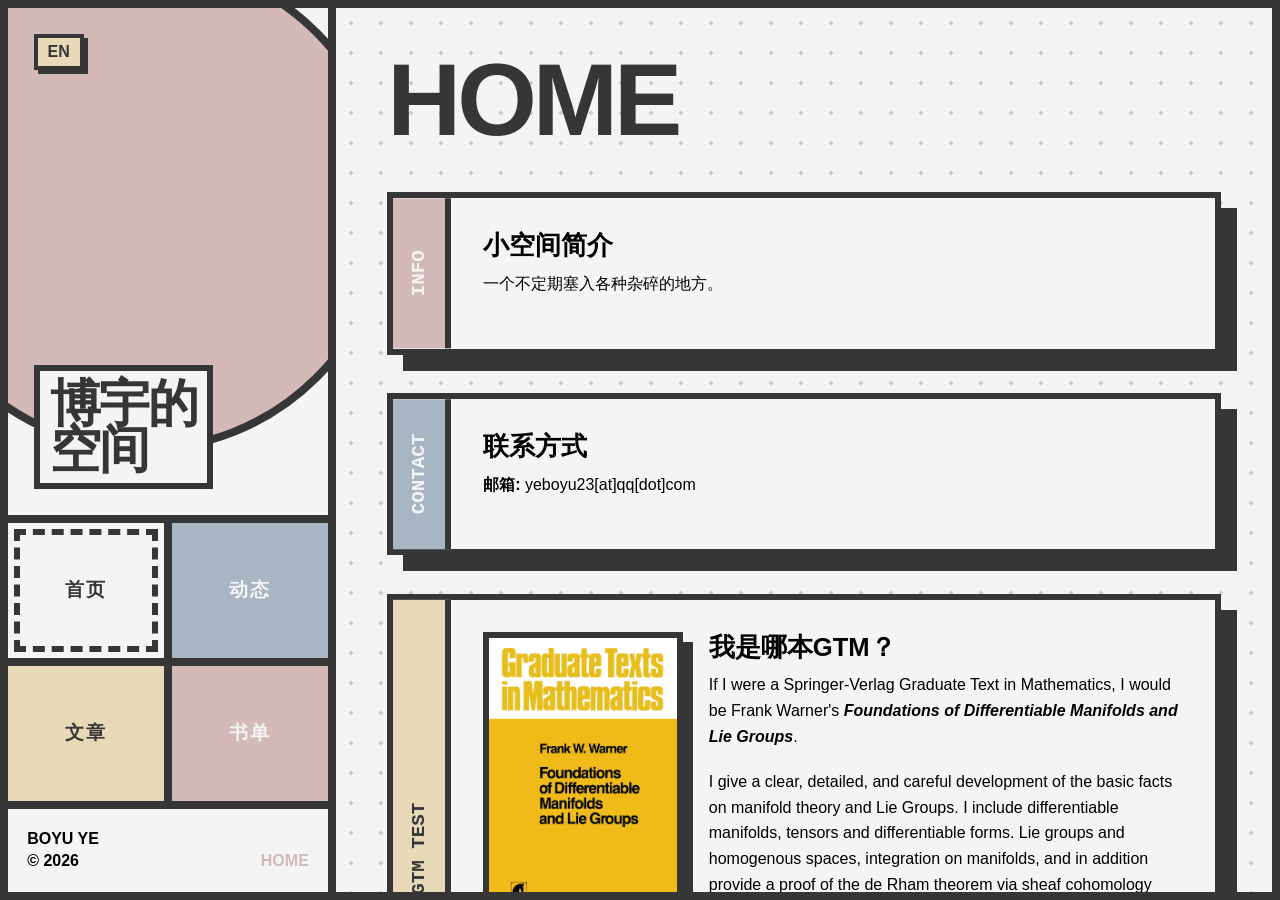
<file: index.html>
<!DOCTYPE html>
<html lang="zh-CN">
<head>
    <meta charset="UTF-8">
    <meta name="viewport" content="width=device-width, initial-scale=1.0">
    <title>Boyu Ye - 首页</title>
    <link rel="stylesheet" href="style.css">
</head>
<body>
    <div class="app-layout">
        
        <aside>
            <header>
                <a href="index_en.html" class="lang-toggle">EN</a>
                <h1>博宇的<br>空间</h1>
            </header>
            <nav>
                <a href="index.html" class="nav-home current">首页</a>
                <a href="news.html" class="nav-news ">动态</a>
                <a href="papers.html" class="nav-papers ">文章</a>
                <a href="books.html" class="nav-books ">书单</a>
            </nav>
            <footer>
                <div>Boyu Ye<br>© 2026</div>
                <div class="bauhaus-tag">HOME</div>
            </footer>
        </aside>

        <main>
            <div class="page-title">HOME</div>

            <article class="bauhaus-card">
                <div class="card-date date-red">INFO</div>
                <div class="card-content">
                    <h3>小空间简介</h3>
                    <p>一个不定期塞入各种杂碎的地方。</p>
                </div>
            </article>

            <article class="bauhaus-card">
                <div class="card-date date-blue">CONTACT</div>
                <div class="card-content">
                    <h3>联系方式</h3>
                    <p><strong>邮箱:</strong> yeboyu23[at]qq[dot]com</p>
                </div>
            </article>

            <article class="bauhaus-card">
                <div class="card-date date-yellow">GTM TEST</div>
                <div class="card-content home-grid">
                    <img src="GTM94.jpg" alt="GTM Book Cover">
                    <div>
                        <h3>我是哪本GTM？</h3>
                        <p>If I were a Springer-Verlag Graduate Text in Mathematics, I would be Frank Warner's <b><i>Foundations of Differentiable Manifolds and Lie Groups</i></b>.</p>
                        <p>I give a clear, detailed, and careful development of the basic facts on manifold theory and Lie Groups. I include differentiable manifolds, tensors and differentiable forms. Lie groups and homogenous spaces, integration on manifolds, and in addition provide a proof of the de Rham theorem via sheaf cohomology theory, and develop the local theory of elliptic operators culminating in a proof of the Hodge theorem. Those interested in any of the diverse areas of mathematics requiring the notion of a differentiable manifold will find me extremely useful.</p>
                        <a href="http://math.jhu.edu/~savitt/GTM.html" class="action-btn" target="_blank">The Springer GTM Test</a>
                    </div>
                </div>
            </article>
        </main>
    </div>
</body>
</html>
</file>
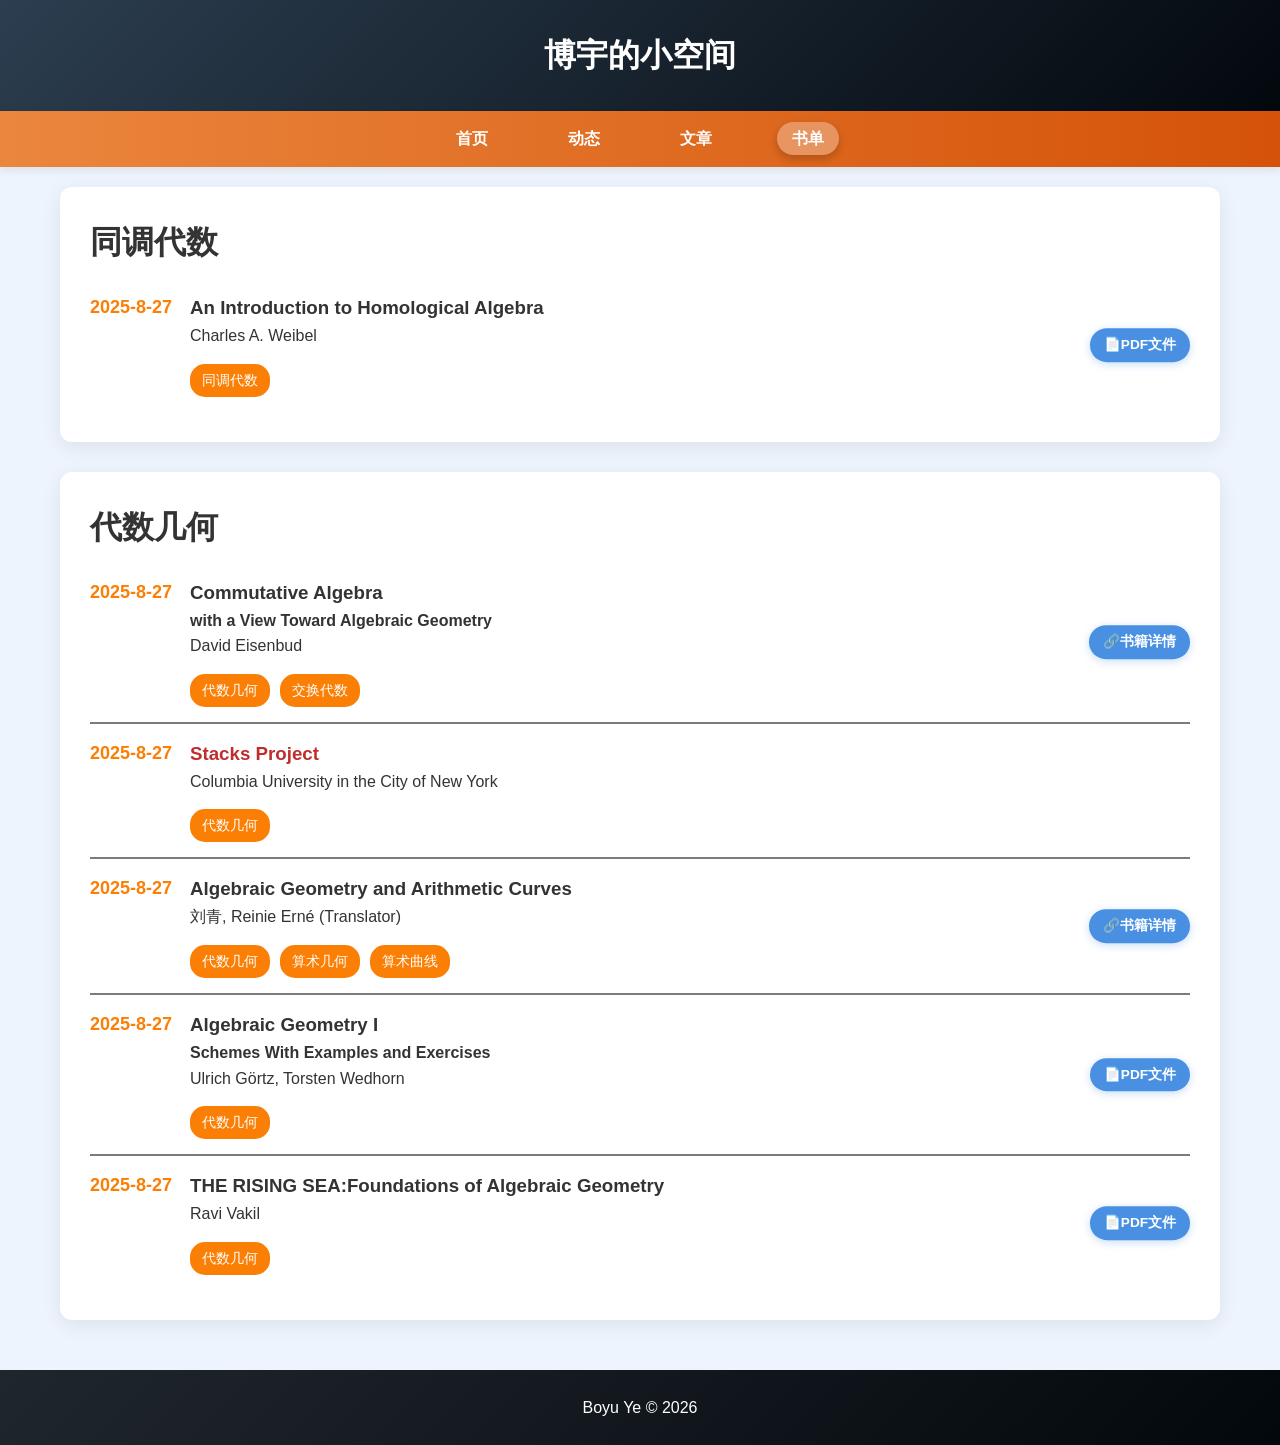
<file: books.html>
<!DOCTYPE html>
<html lang="zh-CN">
<head>
    <meta charset="UTF-8">
    <meta name="viewport" content="width=device-width, initial-scale=1.0">
    <title>Boyu Ye - 书单</title>
        <style>
        /* 基础样式 */
        * {
            margin: 0;
            padding: 0;
            box-sizing: border-box;
        }
        
        html, body {
            height: 100%;
            font-family: 'Arial', sans-serif;
            line-height: 1.6;
            background: #eef4fd;
            color: #333;
        }
        
        /* 使用Flexbox布局确保页脚在底部 */
        body {
            display: flex;
            flex-direction: column;
            min-height: 100vh;
        }
        
        /* 主要内容区域，可以自动扩展以填充空间 */
        main {
            flex: 1 0 auto;
            padding: 20px;
            max-width: 1200px;
            width: 100%;
            margin: 0 auto;
        }
        
        /* 页头样式 */
        header {
            background: linear-gradient(135deg, #2c3e50, #03080d);
            color: #ffffff;
            padding: 30px 0;
            text-align: center;
            box-shadow: 0 2px 10px rgba(0,0,0,0.2);
        }
        
        /* 导航样式 */
        nav {
            background: linear-gradient(90deg, rgb(235, 134, 62), rgb(212, 83, 8));
            color: #ffffff;
            text-align: center;
            padding: 15px 0;
            box-shadow: 0 2px 10px rgba(0,0,0,0.1);
        }
        
        nav ul {
            padding: 0;
            display: flex;
            justify-content: center;
            list-style: none;
        }
        
        nav ul li {
            margin: 0 25px;
            position: relative;
        }
        
        nav a {
            color: #ffffff;
            text-decoration: none;
            font-weight: bold;
            transition: all 0.3s ease;
            padding: 8px 15px;
            border-radius: 20px;
        }
        
        nav a:hover {
            background-color: rgba(255, 255, 255, 0.2);
            transform: translateY(-2px);
        }
        
        /* 当前页面高亮 */
        nav a.current {
            background-color: rgba(255, 255, 255, 0.3);
            box-shadow: 0 4px 8px rgba(0,0,0,0.2);
        }
        
        /* 内容区域样式 */
        .content {
            background: white;
            padding: 30px;
            border-radius: 12px;
            box-shadow: 0 5px 20px rgba(0,0,0,0.08);
            margin-bottom: 30px;
            transition: transform 0.3s ease;
        }
        
        .content:hover {
            transform: translateY(-5px);
        }
        
        /* 动态消息样式 */
        .timeline {
            margin-top: 10px; /*与标题的间距*/
        }
        
        .timeline-item {    /*将时间放在标题左侧*/
            padding: 15px 0;
            border-bottom: 2px solid #3d3d3dac;
            display: flex;
            position: relative;
            /*align-items: center;*/
        }
        
        .timeline-item:last-child {
            border-bottom: none;
        }
        
        .timeline-date {
            font-size: 18px; /* 放大字体大小，可以按需调整值，例如：18px, 1.5rem 等 */
            min-width: 100px;
            font-weight: bold;
            color: #fa7f04;
        }
        
        .timeline-content {
            flex: 1;
            padding-right: 150px
        }
        
        /* 下载链接容器 - 放在右边中间 */
        .download-link {
            position: absolute;
            right: 0;
            top: 50%;
            transform: translateY(-50%);
            display: flex;
            align-items: center;
        }
        
        .download-link a {
            background: #4A90E2;
            color: white !important;
            padding: 6px 14px;
            border-radius: 20px;
            text-decoration: none;
            font-weight: 600;
            font-size: 0.85em;
            transition: all 0.3s ease;
            box-shadow: 0 2px 8px rgba(74, 144, 226, 0.3);
            white-space: nowrap;
        }
        
        .download-link a:hover {
            background: #357ABD;
            transform: translateY(-2px);
            box-shadow: 0 4px 12px rgba(74, 144, 226, 0.5);
            text-decoration: none;
        }

        /*tag样式*/
        .tagline {
            display: flex;
            flex-wrap: wrap;
            gap: 10px;
            margin-top: 15px;
        }
        
        .tag {
            background: #fa7f04;
            color: white;
            padding: 5px 12px;
            border-radius: 15px;
            font-size: 0.9em;
        }
        
        /* 页脚样式 - 保持在底部 */
        footer {
            background: linear-gradient(135deg, #20272c, #03080d);
            color: #ffffff;
            text-align: center;
            padding: 25px 0;
            margin-top: auto; /* 关键属性：确保页脚保持在底部 */
            width: 100%;
        }
        
        .social-links {
            margin-top: 10px;
        }
        
        .social-links a {
            color: white;
            margin: 0 10px;
            font-size: 1.2em;
            transition: color 0.3s ease;
        }
        
        .social-links a:hover {
            color: #6A5ACD;
        }
        
        /* 响应式设计 */
        @media (max-width: 768px) {
            nav ul {
                flex-direction: column;
                gap: 10px;
            }
            
            nav ul li {
                margin: 5px 0;
            }
            
            main {
                padding: 15px;
            }
            
            .content {
                padding: 20px;
            }
            
            .profile {
                flex-direction: column;
                text-align: center;
            }
        }
        
        /* 标题样式 */
        h1, h2 {
            position: center;
        }
        
        h1:after, h2:after {
            content: '';
            position: absolute;
            bottom: 0;
            left: 50%;
            background: linear-gradient(90deg, #4A90E2, #6A5ACD);
            border-radius: 2px;
        }
        
        h2:after {
            width: 60px;
        }
        
        /* 页面内容样式 */
        .page-content {
            display: none;
            animation: fadeIn 0.5s ease;
        }
        
        .page-content.active {
            display: block;
        }
        
        @keyframes fadeIn {
            from { opacity: 0; }
            to { opacity: 1; }
        }
        a {
            color: #bf2d2d;
            text-decoration: none;
            transition: all 0.3s ease;
        }
        
        a:hover {
            color: #6A5ACD;
            text-decoration: underline;
        }
        
        /* 导航栏链接hover时不改变颜色 */
        nav a:hover {
            color: #ffffff;
            text-decoration: none;
        }
    </style>
</head>
<body>
    <header>
        <h1>博宇的小空间</h1>
        <p></p>
    </header>
    
    <nav>
        <ul>
            <li><a href="index.html" >首页</a></li>
            <li><a href="news.html">动态</a></li>
            <li><a href="papers.html">文章</a></li>
            <li><a href="books.html" class="current">书单</a></li>
        </ul>
    </nav>


<main>


<div class="content"><h1>同调代数</h1>
        <div class="timeline">
                <!--目录内容开始-->
                <div class="timeline-item">
                    <div class="timeline-date">2025-8-27</div>
                        <div class="timeline-content">
                            <h3>An Introduction to Homological Algebra</h3>
                            <p>Charles A. Weibel</p>
                            <div class="tagline">
                                <div class="tag">同调代数</div>
                            </div> 
                            <div class="download-link"><a href="https://www.sas.rochester.edu/mth/sites/doug-ravenel/otherpapers/weibel-homv2.pdf" target="_blank">📄PDF文件</a></div>
                        </div>
                            
                </div>


                <!--目录内容结束-->
        </div>
    </div>

<!---->



    <div class="content"><h1>代数几何</h1>
        <div class="timeline">
            <!--目录内容开始-->


            <div class="timeline-item">
                <div class="timeline-date">2025-8-27</div>
                <div class="timeline-content">
                    <h3> <p>Commutative Algebra</a></p><h4>with a View Toward Algebraic Geometry</h4></h3>
                    <p>David Eisenbud</p>
                    <div class="tagline">
                        <div class="tag">代数几何</div><div class="tag">交换代数</div>
                    </div>
                        <div class="download-link"><a href="https://link.springer.com/book/10.1007/978-1-4612-5350-1" target="_blank">🔗书籍详情</a></div>
                </div>
            </div>
            
            <div class="timeline-item">
                <div class="timeline-date">2025-8-27</div>
                <div class="timeline-content">
                    <h3> <p><a href="https://stacks.math.columbia.edu/" target="_blank">Stacks Project</a></p></h3>
                    <p>Columbia University in the City of New York</p>
                    <div class="tagline">
                        <div class="tag">代数几何</div>
                    </div>
                </div>
            </div>

            <div class="timeline-item">
                <div class="timeline-date">2025-8-27</div>
                <div class="timeline-content">
                    <h3> <p>Algebraic Geometry and Arithmetic Curves</p></h3>
                    <p> 刘青, Reinie Erné (Translator)</p>
                    <div class="tagline">
                        <div class="tag">代数几何</div><div class="tag">算术几何</div><div class="tag">算术曲线</div>
                    </div>
                    <div class="download-link"><a href="https://global.oup.com/academic/product/algebraic-geometry-and-arithmetic-curves-9780199202492?cc=tw&lang=en&" target="_blank">🔗书籍详情</a></div>
                </div>
            </div>

            <div class="timeline-item">
                <div class="timeline-date">2025-8-27</div>
                <div class="timeline-content">
                    <h3> <p>Algebraic Geometry I</p><h4>Schemes With Examples and Exercises </h4></h3>
                    <p> Ulrich Görtz, Torsten Wedhorn</p>
                    <div class="tagline">
                        <div class="tag">代数几何</div>
                    </div>
                    <div class="download-link"><a href="http://www.stat.ucla.edu/~ywu/1scheme.pdf" target="_blank">📄PDF文件</a></div>
                </div>
            </div>

            <div class="timeline-item">
                <div class="timeline-date">2025-8-27</div>
                <div class="timeline-content">
                    <h3>THE RISING SEA:Foundations of Algebraic Geometry</h3>
                    <p> Ravi Vakil</p>
                    <div class="tagline">
                        <div class="tag">代数几何</div>
                    </div>
                    <div class="download-link"><a href="https://math.stanford.edu/~vakil/216blog/FOAGjul2724public.pdf" target="_blank">📄PDF文件</a></div>
                </div>
            </div>

            <!--目录内容结束-->
        </div>
    </div>

</main>
    <footer>
        <p>Boyu Ye © 2026</p>
    </footer>
</body>
</file>
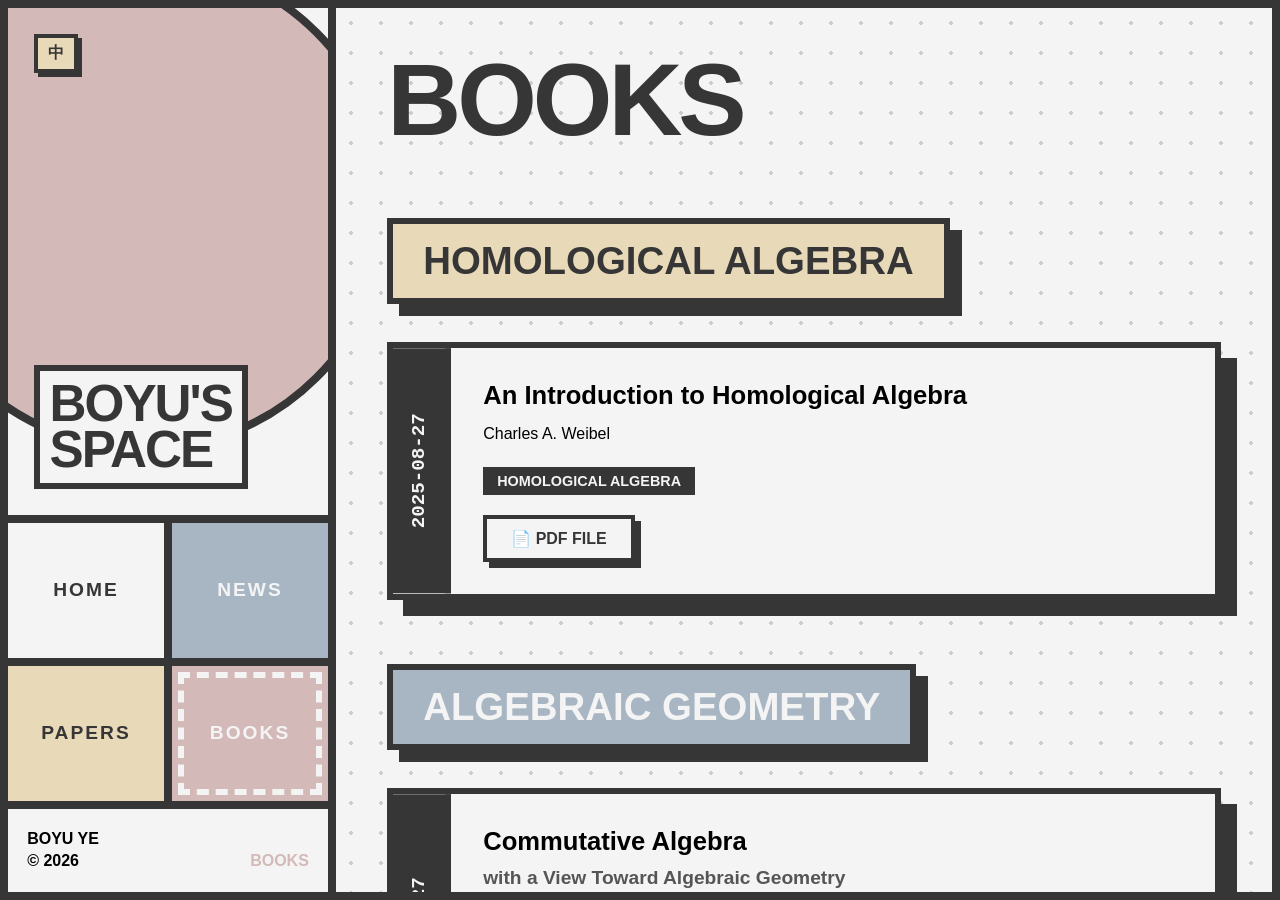
<file: books_en.html>
<!DOCTYPE html>
<html lang="en">
<head>
    <meta charset="UTF-8">
    <meta name="viewport" content="width=device-width, initial-scale=1.0">
    <title>Boyu Ye - Books</title>
    <link rel="stylesheet" href="style.css">
</head>
<body>
    <div class="app-layout">
        
        <aside>
            <header>
                <a href="books.html" class="lang-toggle">中</a>
                <h1>BOYU'S<br>SPACE</h1>
            </header>
            <nav>
                <a href="index_en.html" class="nav-home ">HOME</a>
                <a href="news_en.html" class="nav-news ">NEWS</a>
                <a href="papers_en.html" class="nav-papers ">PAPERS</a>
                <a href="books_en.html" class="nav-books current">BOOKS</a>
            </nav>
            <footer>
                <div>Boyu Ye<br>© 2026</div>
                <div class="bauhaus-tag">BOOKS</div>
            </footer>
        </aside>

        <main>
            <div class="page-title">BOOKS</div>

            <h2 class="section-title yellow-theme">Homological Algebra</h2>
            
            <article class="bauhaus-card">
                <div class="card-date">2025-08-27</div>
                <div class="card-content">
                    <h3>An Introduction to Homological Algebra</h3>
                    <p>Charles A. Weibel</p>
                    <div class="tagline"><span class="tag">Homological Algebra</span></div>
                    <a href="https://www.sas.rochester.edu/mth/sites/doug-ravenel/otherpapers/weibel-homv2.pdf" target="_blank" class="action-btn">📄 PDF File</a>
                </div>
            </article>

            <h2 class="section-title blue-theme">Algebraic Geometry</h2>

            <article class="bauhaus-card">
                <div class="card-date">2025-08-27</div>
                <div class="card-content">
                    <h3>Commutative Algebra</h3>
                    <h4>with a View Toward Algebraic Geometry</h4>
                    <p>David Eisenbud</p>
                    <div class="tagline"><span class="tag">Algebraic Geometry</span><span class="tag">Commutative Algebra</span></div>
                    <a href="https://link.springer.com/book/10.1007/978-1-4612-5350-1" target="_blank" class="action-btn">🔗 Book Details</a>
                </div>
            </article>
            
            <article class="bauhaus-card">
                <div class="card-date">2025-08-27</div>
                <div class="card-content">
                    <h3><a href="https://stacks.math.columbia.edu/" target="_blank" style="color: inherit; text-decoration: none;">Stacks Project</a></h3>
                    <p>Columbia University in the City of New York</p>
                    <div class="tagline"><span class="tag">Algebraic Geometry</span></div>
                </div>
            </article>

            <article class="bauhaus-card">
                <div class="card-date">2025-08-27</div>
                <div class="card-content">
                    <h3>Algebraic Geometry and Arithmetic Curves</h3>
                    <p>Qing Liu, Reinie Erné (Translator)</p>
                    <div class="tagline"><span class="tag">Algebraic Geometry</span><span class="tag">Arithmetic Geometry</span><span class="tag">Arithmetic Curves</span></div>
                    <a href="https://global.oup.com/academic/product/algebraic-geometry-and-arithmetic-curves-9780199202492?cc=tw&lang=en&" target="_blank" class="action-btn">🔗 Book Details</a>
                </div>
            </article>

            <article class="bauhaus-card">
                <div class="card-date">2025-08-27</div>
                <div class="card-content">
                    <h3>Algebraic Geometry I</h3>
                    <h4>Schemes With Examples and Exercises</h4>
                    <p>Ulrich Görtz, Torsten Wedhorn</p>
                    <div class="tagline"><span class="tag">Algebraic Geometry</span></div>
                    <a href="http://www.stat.ucla.edu/~ywu/1scheme.pdf" target="_blank" class="action-btn">📄 PDF File</a>
                </div>
            </article>

            <article class="bauhaus-card">
                <div class="card-date">2025-08-27</div>
                <div class="card-content">
                    <h3>THE RISING SEA: Foundations of Algebraic Geometry</h3>
                    <p>Ravi Vakil</p>
                    <div class="tagline"><span class="tag">Algebraic Geometry</span></div>
                    <a href="https://math.stanford.edu/~vakil/216blog/FOAGjul2724public.pdf" target="_blank" class="action-btn">📄 PDF File</a>
                </div>
            </article>

        </main>
    </div>
</body>
</html>
</file>
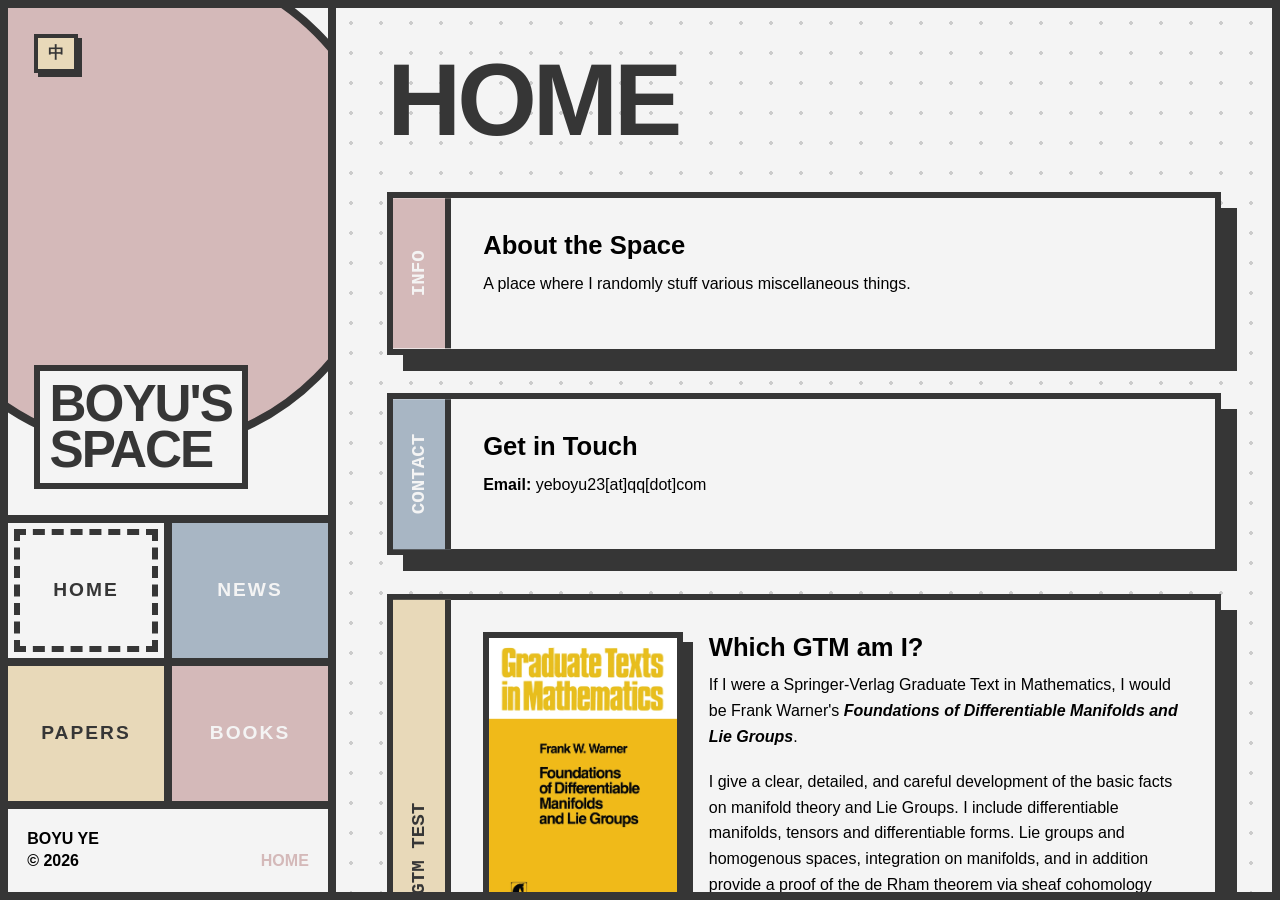
<file: index_en.html>
<!DOCTYPE html>
<html lang="en">
<head>
    <meta charset="UTF-8">
    <meta name="viewport" content="width=device-width, initial-scale=1.0">
    <title>Boyu Ye - Home</title>
    <link rel="stylesheet" href="style.css">
</head>
<body>
    <div class="app-layout">
        
        <aside>
            <header>
                <a href="index.html" class="lang-toggle">中</a>
                <h1>BOYU'S<br>SPACE</h1>
            </header>
            <nav>
                <a href="index_en.html" class="nav-home current">HOME</a>
                <a href="news_en.html" class="nav-news ">NEWS</a>
                <a href="papers_en.html" class="nav-papers ">PAPERS</a>
                <a href="books_en.html" class="nav-books ">BOOKS</a>
            </nav>
            <footer>
                <div>Boyu Ye<br>© 2026</div>
                <div class="bauhaus-tag">HOME</div>
            </footer>
        </aside>

        <main>
            <div class="page-title">HOME</div>

            <article class="bauhaus-card">
                <div class="card-date date-red">INFO</div>
                <div class="card-content">
                    <h3>About the Space</h3>
                    <p>A place where I randomly stuff various miscellaneous things.</p>
                </div>
            </article>

            <article class="bauhaus-card">
                <div class="card-date date-blue">CONTACT</div>
                <div class="card-content">
                    <h3>Get in Touch</h3>
                    <p><strong>Email:</strong> yeboyu23[at]qq[dot]com</p>
                </div>
            </article>

            <article class="bauhaus-card">
                <div class="card-date date-yellow">GTM TEST</div>
                <div class="card-content home-grid">
                    <img src="GTM94.jpg" alt="GTM Book Cover">
                    <div>
                        <h3>Which GTM am I?</h3>
                        <p>If I were a Springer-Verlag Graduate Text in Mathematics, I would be Frank Warner's <b><i>Foundations of Differentiable Manifolds and Lie Groups</i></b>.</p>
                        <p>I give a clear, detailed, and careful development of the basic facts on manifold theory and Lie Groups. I include differentiable manifolds, tensors and differentiable forms. Lie groups and homogenous spaces, integration on manifolds, and in addition provide a proof of the de Rham theorem via sheaf cohomology theory, and develop the local theory of elliptic operators culminating in a proof of the Hodge theorem. Those interested in any of the diverse areas of mathematics requiring the notion of a differentiable manifold will find me extremely useful.</p>
                        <a href="http://math.jhu.edu/~savitt/GTM.html" class="action-btn" target="_blank">The Springer GTM Test</a>
                    </div>
                </div>
            </article>
        </main>
    </div>
</body>
</html>
</file>
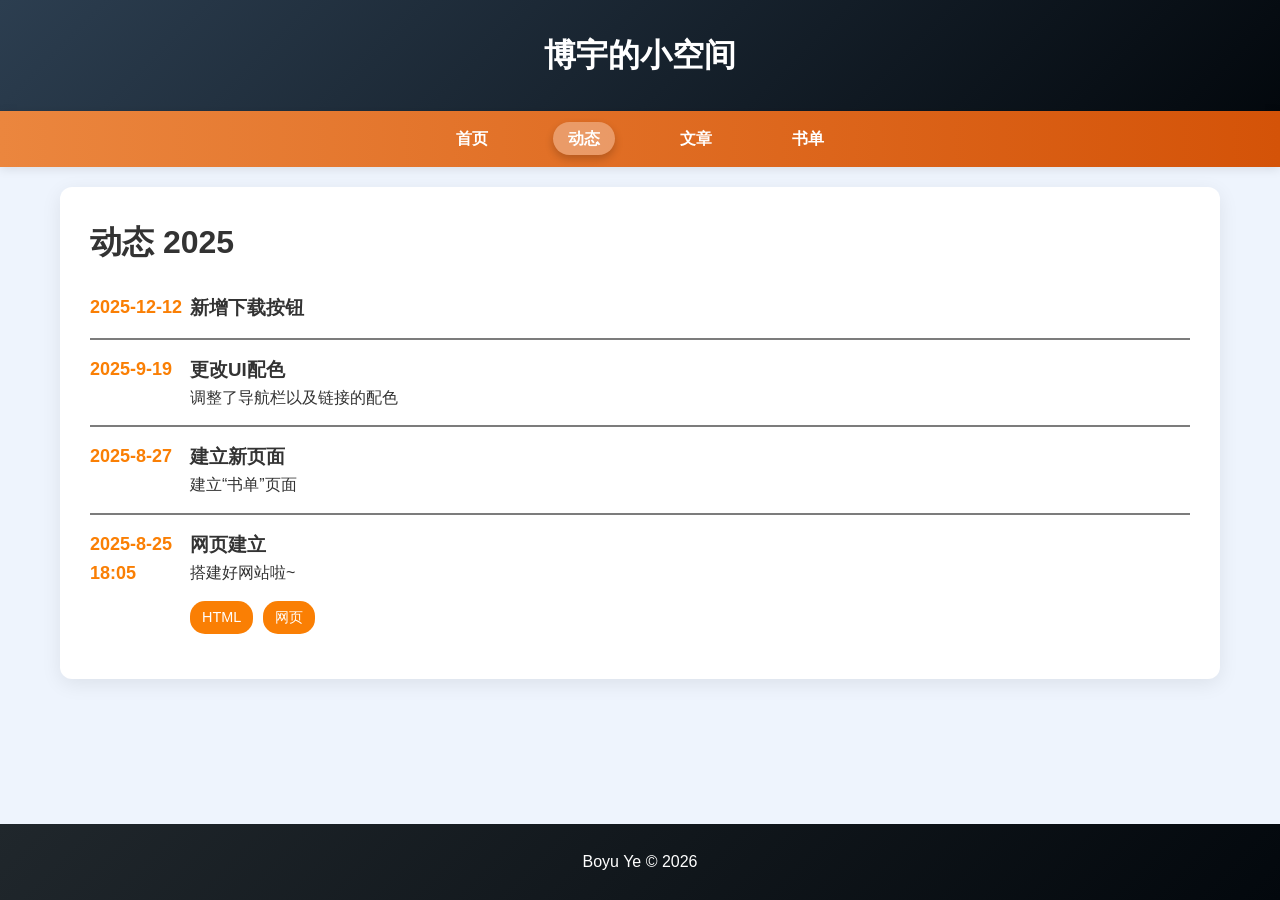
<file: news.html>
<!DOCTYPE html>
<html lang="zh-CN">
<head>
    <meta charset="UTF-8">
    <meta name="viewport" content="width=device-width, initial-scale=1.0">
    <title>Boyu Ye - 动态</title>
        <style>
        /* 基础样式 */
        * {
            margin: 0;
            padding: 0;
            box-sizing: border-box;
        }
        
        html, body {
            height: 100%;
            font-family: 'Arial', sans-serif;
            line-height: 1.6;
            background: #eef4fd;
            color: #333;
        }
        
        /* 使用Flexbox布局确保页脚在底部 */
        body {
            display: flex;
            flex-direction: column;
            min-height: 100vh;
        }
        
        /* 主要内容区域，可以自动扩展以填充空间 */
        main {
            flex: 1 0 auto;
            padding: 20px;
            max-width: 1200px;
            width: 100%;
            margin: 0 auto;
        }
        
        /* 页头样式 */
        header {
            background: linear-gradient(135deg, #2c3e50, #03080d);
            color: #ffffff;
            padding: 30px 0;
            text-align: center;
            box-shadow: 0 2px 10px rgba(0,0,0,0.2);
        }
        
        /* 导航样式 */
        nav {
            background: linear-gradient(90deg, rgb(235, 134, 62), rgb(212, 83, 8));
            color: #ffffff;
            text-align: center;
            padding: 15px 0;
            box-shadow: 0 2px 10px rgba(0,0,0,0.1);
        }
        
        nav ul {
            padding: 0;
            display: flex;
            justify-content: center;
            list-style: none;
        }
        
        nav ul li {
            margin: 0 25px;
            position: relative;
        }
        
        nav a {
            color: #ffffff;
            text-decoration: none;
            font-weight: bold;
            transition: all 0.3s ease;
            padding: 8px 15px;
            border-radius: 20px;
        }
        
        nav a:hover {
            background-color: rgba(255, 255, 255, 0.2);
            transform: translateY(-2px);
        }
        
        /* 当前页面高亮 */
        nav a.current {
            background-color: rgba(255, 255, 255, 0.3);
            box-shadow: 0 4px 8px rgba(0,0,0,0.2);
        }
        
        /* 内容区域样式 */
        .content {
            background: white;
            padding: 30px;
            border-radius: 12px;
            box-shadow: 0 5px 20px rgba(0,0,0,0.08);
            margin-bottom: 30px;
            transition: transform 0.3s ease;
        }
        
        .content:hover {
            transform: translateY(-5px);
        }
        
        /* 动态消息样式 */
        .timeline {
            margin-top: 10px; /*与标题的间距*/
        }
        
        .timeline-item {    /*将时间放在标题左侧*/
            padding: 15px 0;
            border-bottom: 2px solid #3d3d3dac;
            display: flex;
            position: relative;
            /*align-items: center;*/
        }
        
        .timeline-item:last-child {
            border-bottom: none;
        }
        
        .timeline-date {
            font-size: 18px; /* 放大字体大小，可以按需调整值，例如：18px, 1.5rem 等 */
            min-width: 100px;
            font-weight: bold;
            color: #fa7f04;
        }
        
        .timeline-content {
            flex: 1;
            padding-right: 150px
        }
        
        /* 下载链接容器 - 放在右边中间 */
        .download-link {
            position: absolute;
            right: 0;
            top: 50%;
            transform: translateY(-50%);
            display: flex;
            align-items: center;
        }
        
        .download-link a {
            background: #4A90E2;
            color: white !important;
            padding: 6px 14px;
            border-radius: 20px;
            text-decoration: none;
            font-weight: 600;
            font-size: 0.85em;
            transition: all 0.3s ease;
            box-shadow: 0 2px 8px rgba(74, 144, 226, 0.3);
            white-space: nowrap;
        }
        
        .download-link a:hover {
            background: #357ABD;
            transform: translateY(-2px);
            box-shadow: 0 4px 12px rgba(74, 144, 226, 0.5);
            text-decoration: none;
        }

        /*tag样式*/
        .tagline {
            display: flex;
            flex-wrap: wrap;
            gap: 10px;
            margin-top: 15px;
        }
        
        .tag {
            background: #fa7f04;
            color: white;
            padding: 5px 12px;
            border-radius: 15px;
            font-size: 0.9em;
        }
        
        /* 页脚样式 - 保持在底部 */
        footer {
            background: linear-gradient(135deg, #20272c, #03080d);
            color: #ffffff;
            text-align: center;
            padding: 25px 0;
            margin-top: auto; /* 关键属性：确保页脚保持在底部 */
            width: 100%;
        }
        
        .social-links {
            margin-top: 10px;
        }
        
        .social-links a {
            color: white;
            margin: 0 10px;
            font-size: 1.2em;
            transition: color 0.3s ease;
        }
        
        .social-links a:hover {
            color: #6A5ACD;
        }
        
        /* 响应式设计 */
        @media (max-width: 768px) {
            nav ul {
                flex-direction: column;
                gap: 10px;
            }
            
            nav ul li {
                margin: 5px 0;
            }
            
            main {
                padding: 15px;
            }
            
            .content {
                padding: 20px;
            }
            
            .profile {
                flex-direction: column;
                text-align: center;
            }
        }
        
        /* 标题样式 */
        h1, h2 {
            position: center;
        }
        
        h1:after, h2:after {
            content: '';
            position: absolute;
            bottom: 0;
            left: 50%;
            background: linear-gradient(90deg, #4A90E2, #6A5ACD);
            border-radius: 2px;
        }
        
        h2:after {
            width: 60px;
        }
        
        /* 页面内容样式 */
        .page-content {
            display: none;
            animation: fadeIn 0.5s ease;
        }
        
        .page-content.active {
            display: block;
        }
        
        @keyframes fadeIn {
            from { opacity: 0; }
            to { opacity: 1; }
        }
        a {
            color: #bf2d2d;
            text-decoration: none;
            transition: all 0.3s ease;
        }
        
        a:hover {
            color: #6A5ACD;
            text-decoration: underline;
        }
        
        /* 导航栏链接hover时不改变颜色 */
        nav a:hover {
            color: #ffffff;
            text-decoration: none;
        }
    </style>
</head>
<body>
    <header>
        <h1>博宇的小空间</h1>
        <p></p>
    </header>
    
    <nav>
        <ul>
            <li><a href="index.html">首页</a></li>
            <li><a href="news.html" class="current">动态</a></li>
            <li><a href="papers.html">文章</a></li>
            <li><a href="books.html">书单</a></li>
        </ul>
    </nav>

<main>
            <div class="content">
                <h1>动态 2025</h1>
                <div class="timeline">

                    <div class="timeline-item">
                        <div class="timeline-date"><p>2025-12-12</p></div>
                        <div class="timeline-content">
                            <h3>新增下载按钮</h3>
                        </div>
                    </div>

                    <div class="timeline-item">
                        <div class="timeline-date"><p>2025-9-19</p></div>
                        <div class="timeline-content">
                            <h3>更改UI配色</h3>
                            <p>调整了导航栏以及链接的配色</p>
                        </div>
                    </div>

                    <div class="timeline-item">
                        <div class="timeline-date"><p>2025-8-27</p></div>
                        <div class="timeline-content">
                            <h3>建立新页面</h3>
                            <p>建立“书单”页面</p>
                        </div>
                    </div>

                    
                    <div class="timeline-item">
                        <div class="timeline-date"><p>2025-8-25</p><p>18:05</p></div>
                        <div class="timeline-content">
                            <h3>网页建立</h3>
                            <p>搭建好网站啦~</p>
                            <div class="tagline">
                                <div class="tag">HTML</div> <div class="tag">网页</div>
                            </div>
                        </div>  
                    </div>
                    
                </div>
            </div>
        </div>



</main>

</body>

<footer>
        <p>Boyu Ye © 2026</p>
    </footer>
</html>
</file>
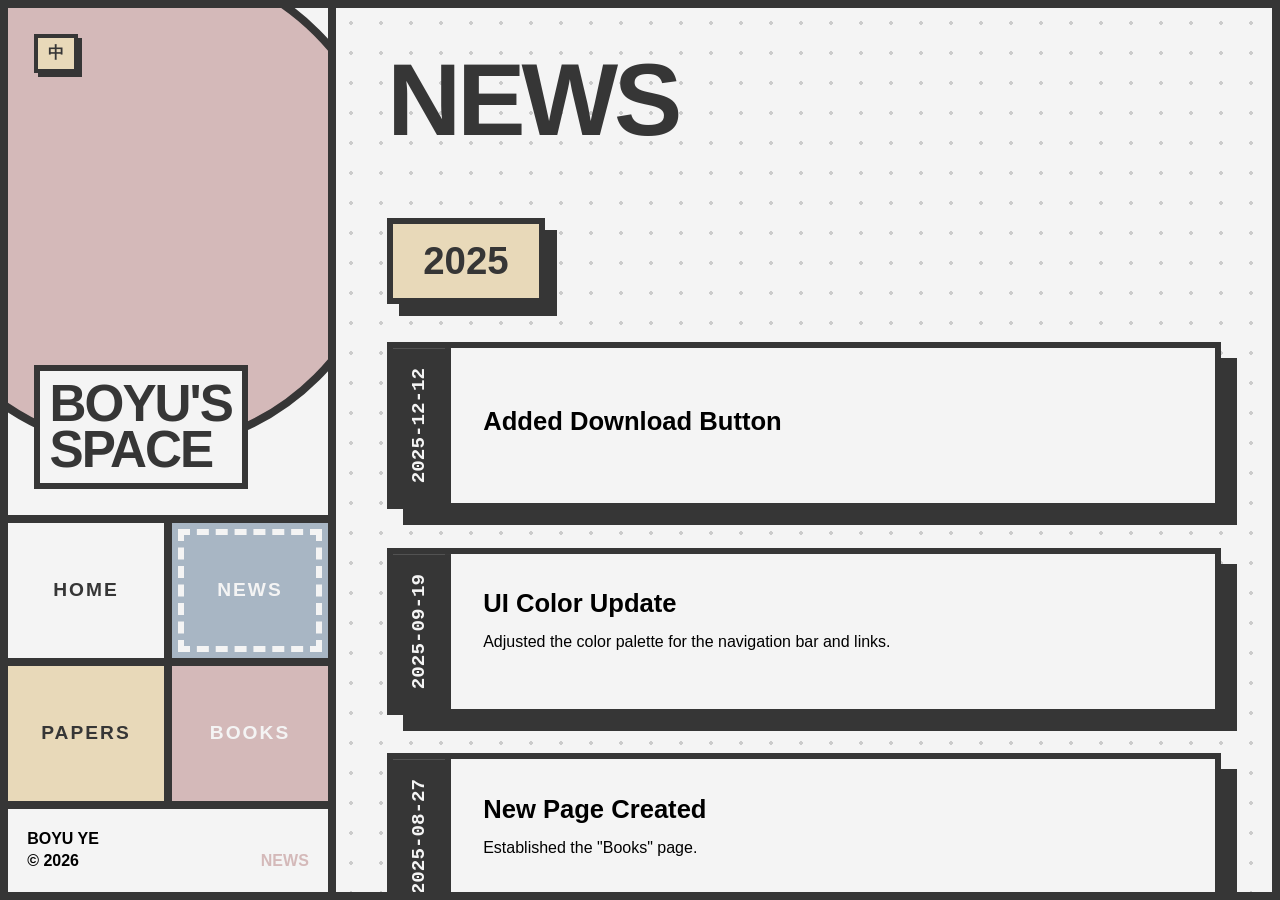
<file: news_en.html>
<!DOCTYPE html>
<html lang="en">
<head>
    <meta charset="UTF-8">
    <meta name="viewport" content="width=device-width, initial-scale=1.0">
    <title>Boyu Ye - News</title>
    <link rel="stylesheet" href="style.css">
</head>
<body>
    <div class="app-layout">
        
        <aside>
            <header>
                <a href="news.html" class="lang-toggle">中</a>
                <h1>BOYU'S<br>SPACE</h1>
            </header>
            <nav>
                <a href="index_en.html" class="nav-home ">HOME</a>
                <a href="news_en.html" class="nav-news current">NEWS</a>
                <a href="papers_en.html" class="nav-papers ">PAPERS</a>
                <a href="books_en.html" class="nav-books ">BOOKS</a>
            </nav>
            <footer>
                <div>Boyu Ye<br>© 2026</div>
                <div class="bauhaus-tag">NEWS</div>
            </footer>
        </aside>

        <main>
            <div class="page-title">NEWS</div>
            
            <h2 class="section-title yellow-theme">2025</h2>

            <article class="bauhaus-card">
                <div class="card-date">2025-12-12</div>
                <div class="card-content">
                    <h3>Added Download Button</h3>
                </div>
            </article>

            <article class="bauhaus-card">
                <div class="card-date">2025-09-19</div>
                <div class="card-content">
                    <h3>UI Color Update</h3>
                    <p>Adjusted the color palette for the navigation bar and links.</p>
                </div>
            </article>

            <article class="bauhaus-card">
                <div class="card-date">2025-08-27</div>
                <div class="card-content">
                    <h3>New Page Created</h3>
                    <p>Established the "Books" page.</p>
                </div>
            </article>

            <article class="bauhaus-card">
                <div class="card-date">2025-08-25</div>
                <div class="card-content">
                    <h3>Website Launch</h3>
                    <p>The website has been successfully built!</p>
                    <div class="tagline">
                        <span class="tag">HTML</span> <span class="tag">Web</span>
                    </div>
                </div>
            </article>

        </main>
    </div>
</body>
</html>
</file>
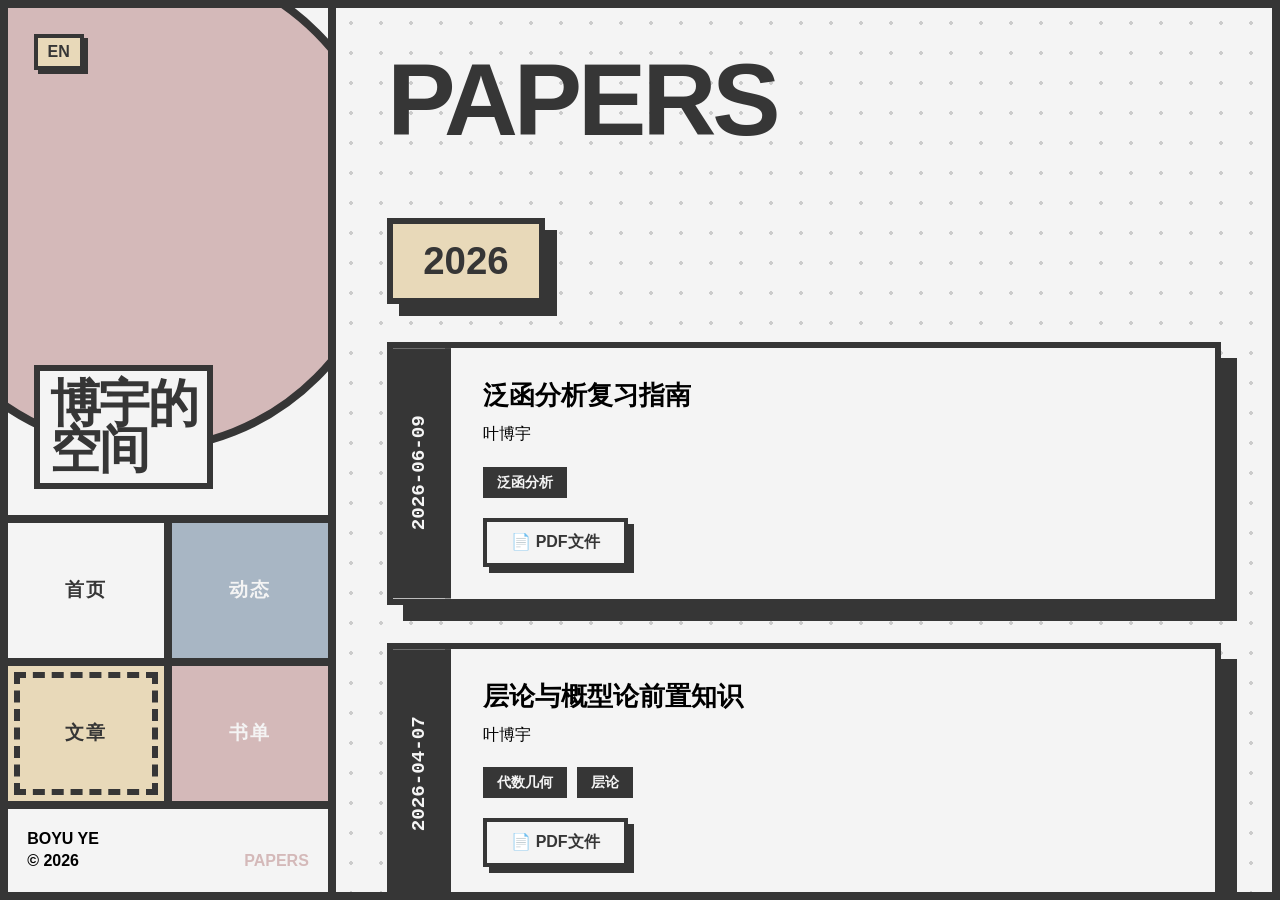
<file: papers.html>
<!DOCTYPE html>
<html lang="zh-CN">
<head>
    <meta charset="UTF-8">
    <meta name="viewport" content="width=device-width, initial-scale=1.0">
    <title>Boyu Ye - 文章</title>
    <link rel="stylesheet" href="style.css">
</head>
<body>
    <div class="app-layout">
        
        <aside>
            <header>
                <a href="papers_en.html" class="lang-toggle">EN</a>
                <h1>博宇的<br>空间</h1>
            </header>
            <nav>
                <a href="index.html" class="nav-home ">首页</a>
                <a href="news.html" class="nav-news ">动态</a>
                <a href="papers.html" class="nav-papers current">文章</a>
                <a href="books.html" class="nav-books ">书单</a>
            </nav>
            <footer>
                <div>Boyu Ye<br>© 2026</div>
                <div class="bauhaus-tag">PAPERS</div>
            </footer>
        </aside>

        <main>
            <div class="page-title">PAPERS</div>

            <h2 class="section-title yellow-theme">2026</h2>
            
            <article class="bauhaus-card"> 
                <div class="card-date">2026-06-09</div>
                <div class="card-content">
                    <h3>泛函分析复习指南</h3>
                    <p>叶博宇</p>
                    <div class="tagline">
                        <span class="tag">泛函分析</span>
                    </div>
                    <a href="pdfs/Functional_Analysis.pdf" target="_blank" class="action-btn">📄 PDF文件</a>
                </div> 
            </article>

            <article class="bauhaus-card">
                <div class="card-date">2026-04-07</div>
                <div class="card-content">
                    <h3>层论与概型论前置知识</h3>
                    <p>叶博宇</p>
                    <div class="tagline">
                        <span class="tag">代数几何</span><span class="tag">层论</span>
                    </div>
                    <a href="pdfs/Sheaves_and_Prerequisites.pdf" target="_blank" class="action-btn">📄 PDF文件</a>
                </div>
            </article>

            <article class="bauhaus-card">
                <div class="card-date">2026-01-08</div>
                <div class="card-content">
                    <h3>实变函数复习指南</h3>
                    <p>叶博宇</p>
                    <div class="tagline"><span class="tag">实变函数</span></div>
                    <a href="https://www.alipan.com/s/xqaL8rVaozo" target="_blank" class="action-btn">📄 PDF文件</a>
                </div>
            </article>

            <h2 class="section-title blue-theme">2025</h2>

            <article class="bauhaus-card">
                <div class="card-date">2025-12-31</div>
                <div class="card-content">
                    <h3>随机过程复习指南</h3>
                    <p>叶博宇</p>
                    <div class="tagline"><span class="tag">应用随机过程</span></div>
                    <a href="https://www.alipan.com/s/bSaaqbKYSrH" target="_blank" class="action-btn">📄 PDF文件</a>
                </div>
            </article>

            <article class="bauhaus-card">
                <div class="card-date">2025-08-04</div>
                <div class="card-content">
                    <h3>交换代数 (Commutative Algebra through Exercises) 随笔</h3>
                    <p>叶博宇</p>
                    <div class="tagline"><span class="tag">交换代数</span></div>
                    <a href="https://www.alipan.com/s/fd7f19Bb3Ss" target="_blank" class="action-btn">📄 PDF文件</a>
                </div>
            </article>

            <article class="bauhaus-card">
                <div class="card-date">2025-06-26</div>
                <div class="card-content">
                    <h3>复分析复习指南</h3>
                    <p>叶博宇</p>
                    <div class="tagline"><span class="tag">复分析</span></div>
                    <a href="https://www.alipan.com/s/SwUnENP6P6t" target="_blank" class="action-btn">📄 PDF文件</a>
                </div>
            </article>

            <article class="bauhaus-card">
                <div class="card-date">2025-06-25</div>
                <div class="card-content">
                    <h3>常见偏微分方程及其解法</h3>
                    <p>叶博宇</p>
                    <div class="tagline"><span class="tag">偏微分方程</span></div>
                    <a href="https://www.alipan.com/s/kGSndxgzLQs" target="_blank" class="action-btn">📄 PDF文件</a>
                </div>
            </article>

            <h2 class="section-title red-theme">2024</h2>

            <article class="bauhaus-card">
                <div class="card-date">2024-06-02</div>
                <div class="card-content">
                    <h3>代数学(残次品)</h3>
                    <p>叶博宇</p>
                    <div class="tagline"><span class="tag">线性代数</span><span class="tag">抽象代数</span></div>
                    <a href="https://www.alipan.com/s/C3Q4KfUvuQR" target="_blank" class="action-btn">📄 PDF文件</a>
                </div>
            </article>

            <article class="bauhaus-card">
                <div class="card-date">2024-04-13</div>
                <div class="card-content">
                    <h3>数学分析(残次品)</h3>
                    <p>叶博宇</p>
                    <div class="tagline"><span class="tag">数学分析</span></div>
                    <a href="https://www.alipan.com/s/DTKoGdVaSGA" target="_blank" class="action-btn">📄 PDF文件</a>
                </div>
            </article>

        </main>
    </div>
</body>
</html>
</file>
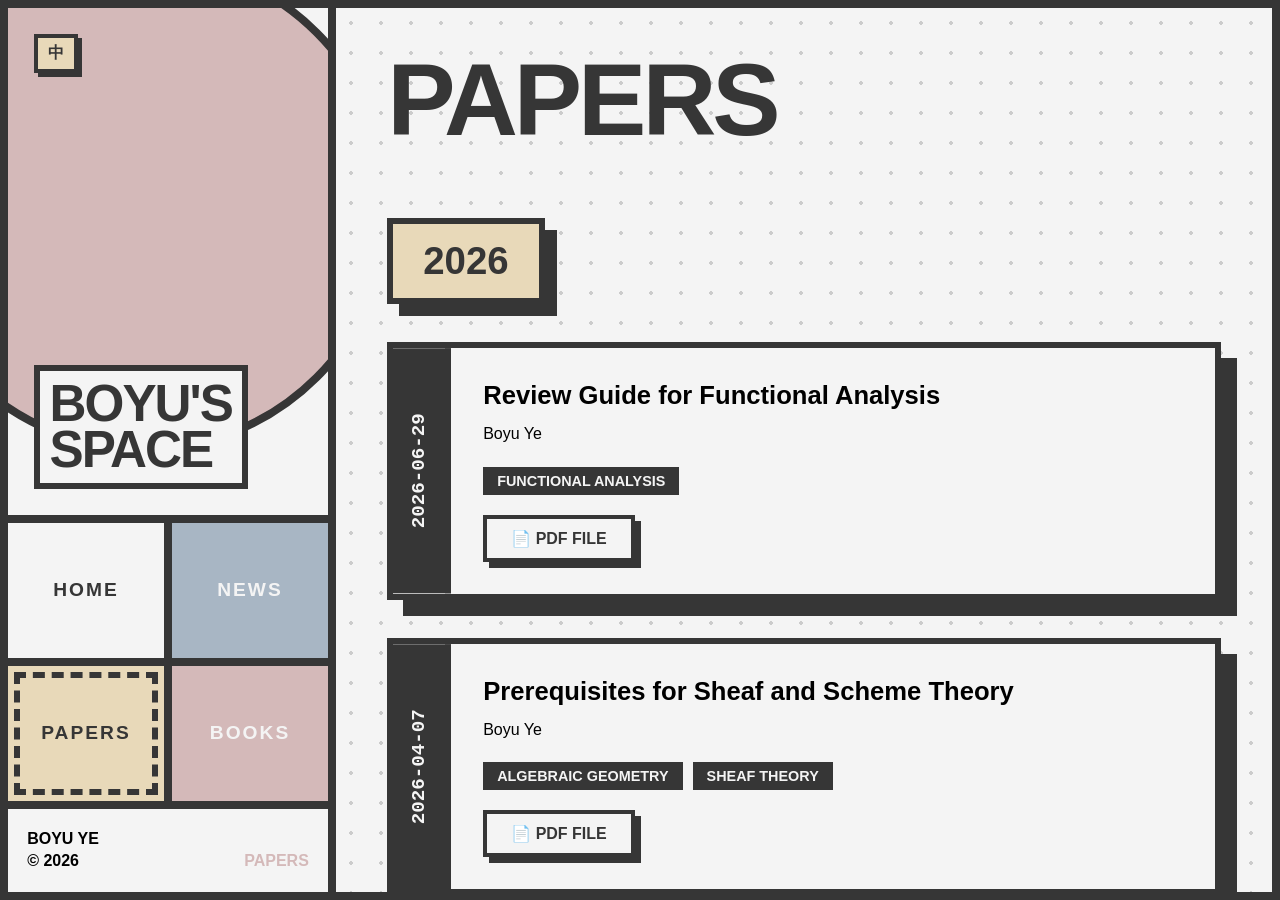
<file: papers_en.html>
<!DOCTYPE html>
<html lang="en">
<head>
    <meta charset="UTF-8">
    <meta name="viewport" content="width=device-width, initial-scale=1.0">
    <title>Boyu Ye - Papers</title>
    <link rel="stylesheet" href="style.css">
</head>
<body>
    <div class="app-layout">
        
        <aside>
            <header>
                <a href="papers.html" class="lang-toggle">中</a>
                <h1>BOYU'S<br>SPACE</h1>
            </header>
            <nav>
                <a href="index_en.html" class="nav-home ">HOME</a>
                <a href="news_en.html" class="nav-news ">NEWS</a>
                <a href="papers_en.html" class="nav-papers current">PAPERS</a>
                <a href="books_en.html" class="nav-books ">BOOKS</a>
            </nav>
            <footer>
                <div>Boyu Ye<br>© 2026</div>
                <div class="bauhaus-tag">PAPERS</div>
            </footer>
        </aside>

        <main>
            <div class="page-title">PAPERS</div>

            <h2 class="section-title yellow-theme">2026</h2>
            
            <article class="bauhaus-card">
                <div class="card-date">2026-06-29</div>
                <div class="card-content">
                    <h3>Review Guide for Functional Analysis</h3>
                    <p>Boyu Ye</p>
                    <div class="tagline">
                        <span class="tag">Functional Analysis</span>
                    </div>
                    <a href="pdfs/Functional_Analysis.pdf" target="_blank" class="action-btn">📄 PDF File</a>
                </div>
            </article>

            <article class="bauhaus-card">
                <div class="card-date">2026-04-07</div>
                <div class="card-content">
                    <h3>Prerequisites for Sheaf and Scheme Theory</h3>
                    <p>Boyu Ye</p>
                    <div class="tagline">
                        <span class="tag">Algebraic Geometry</span><span class="tag">Sheaf Theory</span>
                    </div>
                    <a href="pdfs/Sheaves_and_Prerequisites.pdf" target="_blank" class="action-btn">📄 PDF File</a>
                </div>
            </article>

            <article class="bauhaus-card">
                <div class="card-date">2026-01-08</div>
                <div class="card-content">
                    <h3>Review Guide for Real Analysis</h3>
                    <p>Boyu Ye</p>
                    <div class="tagline"><span class="tag">Real Analysis</span></div>
                    <a href="https://www.alipan.com/s/xqaL8rVaozo" target="_blank" class="action-btn">📄 PDF File</a>
                </div>
            </article>

            <h2 class="section-title blue-theme">2025</h2>

            <article class="bauhaus-card">
                <div class="card-date">2025-12-31</div>
                <div class="card-content">
                    <h3>Review Guide for Stochastic Processes</h3>
                    <p>Boyu Ye</p>
                    <div class="tagline"><span class="tag">Applied Stochastic Processes</span></div>
                    <a href="https://www.alipan.com/s/bSaaqbKYSrH" target="_blank" class="action-btn">📄 PDF File</a>
                </div>
            </article>

            <article class="bauhaus-card">
                <div class="card-date">2025-08-04</div>
                <div class="card-content">
                    <h3>Notes on Commutative Algebra (through Exercises)</h3>
                    <p>Boyu Ye</p>
                    <div class="tagline"><span class="tag">Commutative Algebra</span></div>
                    <a href="https://www.alipan.com/s/fd7f19Bb3Ss" target="_blank" class="action-btn">📄 PDF File</a>
                </div>
            </article>

            <article class="bauhaus-card">
                <div class="card-date">2025-06-26</div>
                <div class="card-content">
                    <h3>Review Guide for Complex Analysis</h3>
                    <p>Boyu Ye</p>
                    <div class="tagline"><span class="tag">Complex Analysis</span></div>
                    <a href="https://www.alipan.com/s/SwUnENP6P6t" target="_blank" class="action-btn">📄 PDF File</a>
                </div>
            </article>

            <article class="bauhaus-card">
                <div class="card-date">2025-06-25</div>
                <div class="card-content">
                    <h3>Common PDEs and Their Solutions</h3>
                    <p>Boyu Ye</p>
                    <div class="tagline"><span class="tag">PDE</span></div>
                    <a href="https://www.alipan.com/s/kGSndxgzLQs" target="_blank" class="action-btn">📄 PDF File</a>
                </div>
            </article>

            <h2 class="section-title red-theme">2024</h2>

            <article class="bauhaus-card">
                <div class="card-date">2024-06-02</div>
                <div class="card-content">
                    <h3>Algebra (Draft)</h3>
                    <p>Boyu Ye</p>
                    <div class="tagline"><span class="tag">Linear Algebra</span><span class="tag">Abstract Algebra</span></div>
                    <a href="https://www.alipan.com/s/C3Q4KfUvuQR" target="_blank" class="action-btn">📄 PDF File</a>
                </div>
            </article>

            <article class="bauhaus-card">
                <div class="card-date">2024-04-13</div>
                <div class="card-content">
                    <h3>Mathematical Analysis (Draft)</h3>
                    <p>Boyu Ye</p>
                    <div class="tagline"><span class="tag">Mathematical Analysis</span></div>
                    <a href="https://www.alipan.com/s/DTKoGdVaSGA" target="_blank" class="action-btn">📄 PDF File</a>
                </div>
            </article>

        </main>
    </div>
</body>
</html>
</file>
<file: style.css>
/* BAUHAUS & MONDRIAN RADICAL GRID SYSTEM */
:root {
    --red: #D4B9B9;
    --blue: #A8B6C4;
    --yellow: #E8D9B9;
    --black: #363636;
    --white: #F4F4F4;
    --gray: #CCCCCC;
}

* {
    margin: 0;
    padding: 0;
    box-sizing: border-box;
}

html, body {
    width: 100vw;
    height: 100vh;
    overflow: hidden; 
    font-family: 'Helvetica Neue', 'Arial Black', sans-serif;
    background-color: var(--black); 
}

.app-layout {
    display: grid;
    grid-template-columns: clamp(300px, 25vw, 400px) 1fr;
    height: 100vh;
    width: 100vw;
    gap: 8px; 
    padding: 8px; 
}

/* --- LEFT SIDEBAR (ASIDE) --- */
aside {
    display: flex;
    flex-direction: column;
    gap: 8px; 
    background: var(--black);
}

aside > * {
    background: var(--white);
}

/* Branding Header */
header {
    flex: 1; 
    position: relative;
    overflow: hidden;
    display: flex;
    flex-direction: column;
    justify-content: flex-end;
    padding: 2vw;
}

header::before {
    content: '';
    position: absolute;
    top: -10%;
    right: -20%;
    width: 150%;
    aspect-ratio: 1/1;
    background: var(--red);
    border-radius: 50%;
    border: 8px solid var(--black);
    z-index: 1;
}

h1 {
    position: relative;
    z-index: 2;
    font-size: clamp(2.5rem, 4vw, 5rem);
    font-weight: 900;
    line-height: 0.9;
    text-transform: uppercase;
    letter-spacing: -2px;
    color: var(--black);
    background: var(--white);
    padding: 10px;
    border: 6px solid var(--black);
    display: inline-block;
    align-self: flex-start;
}

/* Language Toggle Button */
.lang-toggle {
    position: absolute;
    top: 2vw;
    left: 2vw;
    z-index: 10;
    background: var(--yellow);
    color: var(--black);
    border: 4px solid var(--black);
    padding: 5px 10px;
    font-weight: 900;
    font-size: 1rem;
    text-decoration: none;
    text-transform: uppercase;
    box-shadow: 4px 4px 0 var(--black);
    transition: all 0.1s;
}

.lang-toggle:hover {
    transform: translate(2px, 2px);
    box-shadow: 2px 2px 0 var(--black);
    background: var(--black);
    color: var(--yellow);
}

/* Navigation Matrix */
nav {
    display: grid;
    grid-template-columns: 1fr 1fr;
    grid-auto-rows: minmax(120px, 15vh);
    gap: 8px;
    background: var(--black);
}

nav a {
    display: flex;
    justify-content: center;
    align-items: center;
    font-size: clamp(1.2rem, 1.5vw, 1.8rem);
    font-weight: 900;
    text-decoration: none;
    text-transform: uppercase;
    letter-spacing: 2px;
    transition: all 0.2s ease;
    position: relative;
    overflow: hidden;
}

nav a.nav-home { background: var(--white); color: var(--black); }
nav a.nav-news { background: var(--blue); color: var(--white); }
nav a.nav-papers { background: var(--yellow); color: var(--black); }
nav a.nav-books { background: var(--red); color: var(--white); }

nav a:hover {
    filter: brightness(1.2);
    transform: scale(0.95);
}

nav a.current::after {
    content: '';
    position: absolute;
    inset: 6px;
    border: 6px dashed var(--black);
    pointer-events: none;
}
nav a.nav-home.current::after, nav a.nav-papers.current::after { border-color: var(--black); }
nav a.nav-news.current::after, nav a.nav-books.current::after { border-color: var(--white); }


/* Footer Info */
footer {
    padding: 1.5vw;
    font-weight: 900;
    font-size: 1rem;
    text-transform: uppercase;
    line-height: 1.4;
    display: flex;
    justify-content: space-between;
    align-items: flex-end;
}
.bauhaus-tag {
    text-align: right;
    color: var(--red);
}

/* --- RIGHT MAIN CONTENT AREA --- */
main {
    background-color: var(--white);
    overflow-y: auto;
    overflow-x: hidden;
    padding: clamp(2rem, 4vw, 5rem);
    position: relative;
    /* Drafting paper dot grid */
    background-image: radial-gradient(circle, var(--gray) 2px, transparent 2px);
    background-size: 30px 30px;
    
    /* 新增：响应式自适应网格布局 */
    display: grid;
    /* 当空间大于650px时自动分列，充分利用右侧空白 */
    grid-template-columns: repeat(auto-fit, minmax(min(100%, 650px), 1fr));
    gap: 3vw;
    align-content: start;
}

/* Big Page Titles */
.page-title {
    font-size: clamp(4rem, 8vw, 8rem);
    font-weight: 900;
    line-height: 0.8;
    color: var(--black);
    text-transform: uppercase;
    margin-bottom: 1vw; /* 减小间距，由网格 gap 接管 */
    letter-spacing: -4px;
    word-break: break-word;
    grid-column: 1 / -1; /* 新增：横跨所有列 */
}

/* Section Subtitles */
.section-title {
    background: var(--black);
    color: var(--white);
    display: inline-block;
    padding: 15px 30px;
    font-size: clamp(2rem, 3vw, 3rem);
    margin: 2vw 0 0 0; /* 减小间距，由网格 gap 接管 */
    text-transform: uppercase;
    font-weight: 900;
    grid-column: 1 / -1; /* 新增：横跨所有列 */
    justify-self: start; /* 保持自身大小并左对齐 */
}
.section-title:first-child {
    margin-top: 0;
}
.section-title.yellow-theme { background: var(--yellow); color: var(--black); border: 6px solid var(--black); box-shadow: 12px 12px 0 var(--black); }
.section-title.blue-theme { background: var(--blue); color: var(--white); border: 6px solid var(--black); box-shadow: 12px 12px 0 var(--black); }
.section-title.red-theme { background: var(--red); color: var(--white); border: 6px solid var(--black); box-shadow: 12px 12px 0 var(--black); }

/* Bauhaus Content Cards */
.bauhaus-card {
    display: flex;
    border: 6px solid var(--black);
    background: var(--white);
    box-shadow: 16px 16px 0 var(--black);
    /* margin-bottom: 3vw;  <-- 删掉这行，间距由网格统一管理 */
    transition: transform 0.2s, box-shadow 0.2s;
    width: 100%;
    max-width: none; /* <-- 将原来的 1000px 改为 none，让卡片自动填满所在列 */
}

.bauhaus-card:hover {
    transform: translate(-4px, -4px);
    box-shadow: 20px 20px 0 var(--black);
}

/* The vertical date spine */
.card-date {
    background: var(--black);
    color: var(--white);
    font-family: 'Courier New', monospace;
    font-size: clamp(1.2rem, 1.5vw, 1.5rem);
    font-weight: bold;
    padding: 20px 15px;
    writing-mode: vertical-rl;
    transform: rotate(180deg);
    display: flex;
    align-items: center;
    justify-content: center;
    border-left: 6px solid var(--black);
}

.date-red { background: var(--red); color: var(--white); }
.date-blue { background: var(--blue); color: var(--white); }
.date-yellow { background: var(--yellow); color: var(--black); }

.card-content {
    padding: 2.5vw;
    flex: 1;
    display: flex;
    flex-direction: column;
    justify-content: center;
}

.card-content h3 {
    font-size: clamp(1.5rem, 2vw, 2.2rem);
    font-weight: 900;
    margin-bottom: 10px;
    line-height: 1.2;
}
.card-content h4 {
    font-size: clamp(1.1rem, 1.5vw, 1.4rem);
    margin-bottom: 15px;
    color: #555;
}
.card-content p {
    font-size: clamp(1rem, 1.2vw, 1.2rem);
    margin-bottom: 20px;
    line-height: 1.6;
}

/* Tags */
.tagline {
    display: flex;
    flex-wrap: wrap;
    gap: 10px;
    margin-bottom: 20px;
}
.tag {
    background: var(--black);
    color: var(--white);
    padding: 6px 14px;
    font-weight: bold;
    font-size: 0.9rem;
    text-transform: uppercase;
}

/* --- HYPERLINK STYLES (Inline text links) --- */
.card-content a:not(.action-btn) {
    color: var(--black);
    text-decoration: none;
    position: relative;
    display: inline-block;
    transition: color 0.2s, transform 0.2s;
    border-bottom: 3px solid var(--blue); 
}

.card-content a:not(.action-btn):hover {
    color: var(--white);
    background-color: var(--blue);
    border-bottom-color: var(--black);
    transform: skewX(-10deg); 
}

/* Action Button */
.action-btn {
    align-self: flex-start;
    display: inline-block;
    background: var(--white);
    color: var(--black);
    border: 4px solid var(--black);
    padding: 10px 24px;
    font-weight: 900;
    text-decoration: none;
    text-transform: uppercase;
    box-shadow: 6px 6px 0 var(--black);
    transition: all 0.1s;
    margin-top: auto;
}
.action-btn:hover {
    background: var(--black);
    color: var(--white);
    transform: translate(2px, 2px);
    box-shadow: 4px 4px 0 var(--black);
}

/* Content specific: Home Page Grid */
.home-grid {
    display: grid;
    grid-template-columns: minmax(150px, 200px) 1fr;
    gap: 2vw;
    align-items: start;
}
.home-grid img {
    width: 100%;
    border: 6px solid var(--black);
    box-shadow: 10px 10px 0 var(--black);
}
@media (max-width: 600px) {
    .home-grid { grid-template-columns: 1fr; }
}

/* Responsive constraints */
@media (max-width: 1024px) {
    .app-layout {
        grid-template-columns: 1fr;
        grid-template-rows: auto 1fr;
        overflow: auto;
        height: auto;
    }
    html, body {
        overflow: auto; 
        height: auto;
    }
    aside {
        min-height: auto;
    }
    header {
        padding: 8vw 4vw;
        min-height: 30vh;
    }
    h1 { font-size: 3rem; }
    nav {
        grid-template-columns: 1fr 1fr 1fr 1fr;
        grid-auto-rows: 80px;
    }
    nav a { font-size: 1rem; }
    main {
        overflow-y: visible;
    }
}
@media (max-width: 600px) {
    nav {
        grid-template-columns: 1fr 1fr;
        grid-auto-rows: 100px;
    }
    h1 { font-size: 2.5rem; }
}
</file>
